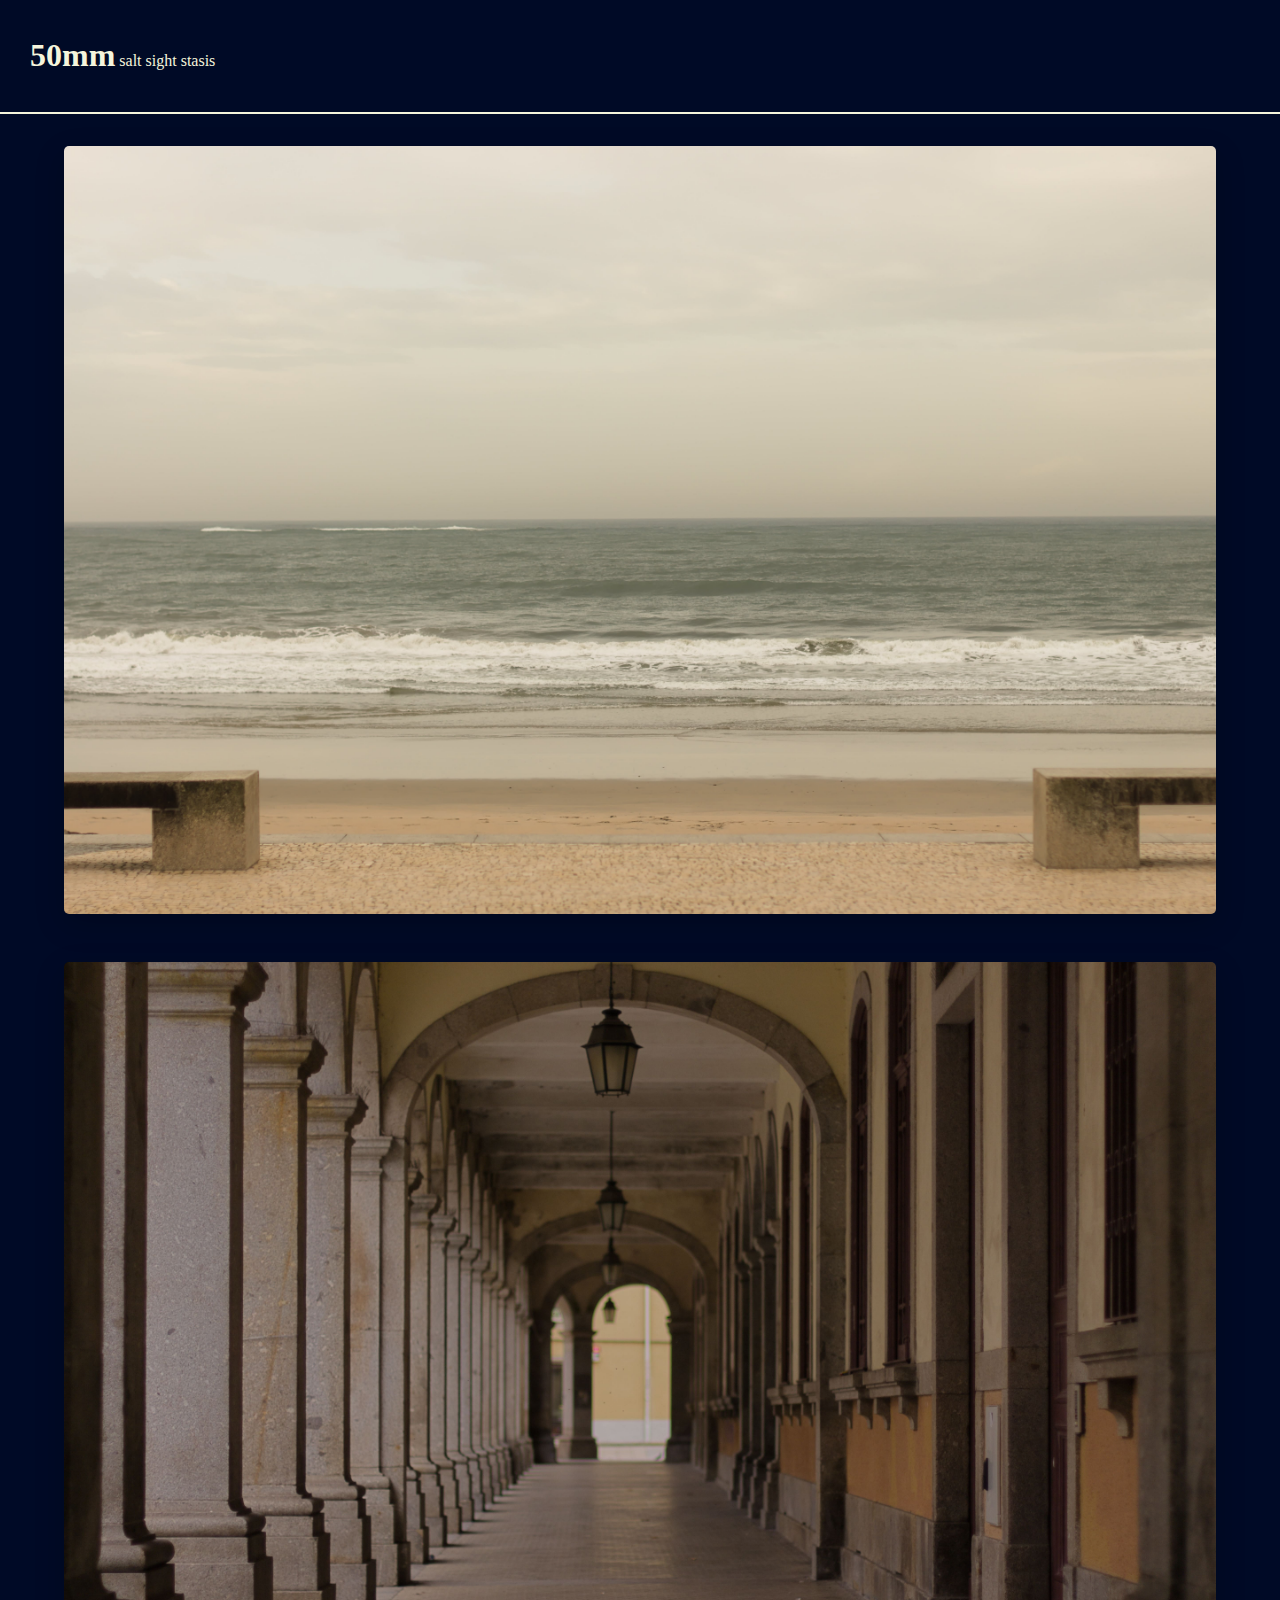
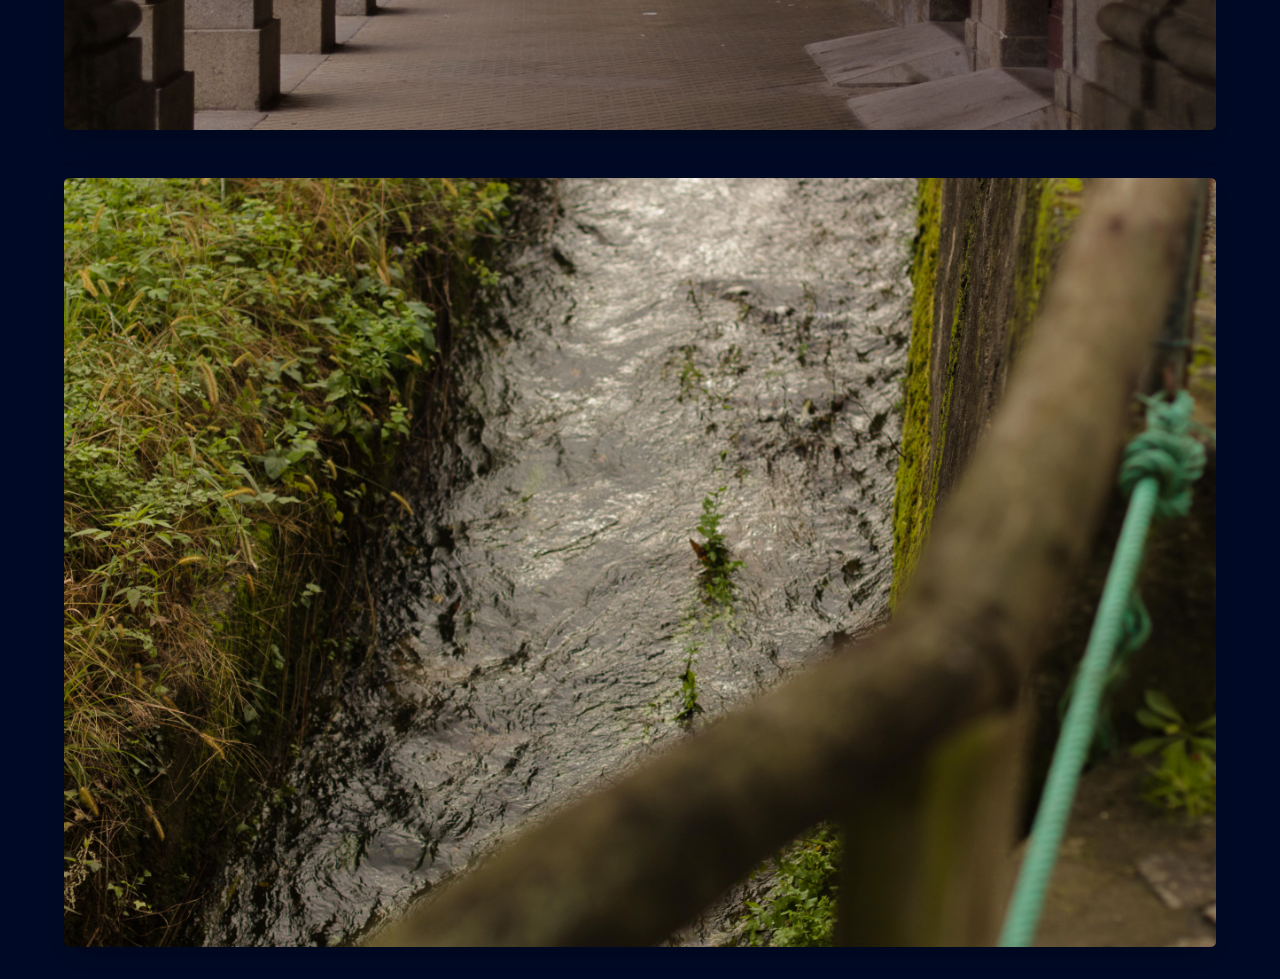
<file: index.html>
<!DOCTYPE html>
<html lang="en">
<head>
    <meta charset="UTF-8">
    <meta name="viewport" content="width=device-width, initial-scale=1.0">
    <title>Photography Portfolio</title>
    <link rel="stylesheet" href="styles_main.css">
</head>
<body>
    <header>
        <h1 id="main-title">50mm</h1>
            <nav>
                <a href="salt.html" class="nav-link">salt</a>
                <a href="sight.html" class="nav-link">sight</a>
                <a href="stasis.html" class="nav-link">stasis</a>
            </nav>
    </header>
    <main>
        <section class="collection-preview" id="salt">
             <img src="images/symmetry.jpg" alt="symmetry - salt collection">
            <div class="overlay">
                <h2>salt</h2>
                <button onclick="window.location.href='salt.html'">see more</button>
            </div>
        </section>
        <section class="collection-preview" id="sight">
            <img src="images/hall.jpg" alt="hall - sight collection">
            <div class="overlay">
                <h2>sight</h2>
                <button onclick="window.location.href='sight.html'">see more</button>
            </div>
        </section>
        <section class="collection-preview" id="stasis">
            <img src="images/creek.jpg" alt="creek - stasis collection">
            <div class="overlay">
                <h2>stasis</h2>
                <button onclick="window.location.href='stasis.html'">see more</button>
            </div>
        </section>
    </main>
</body>
</html>
</file>
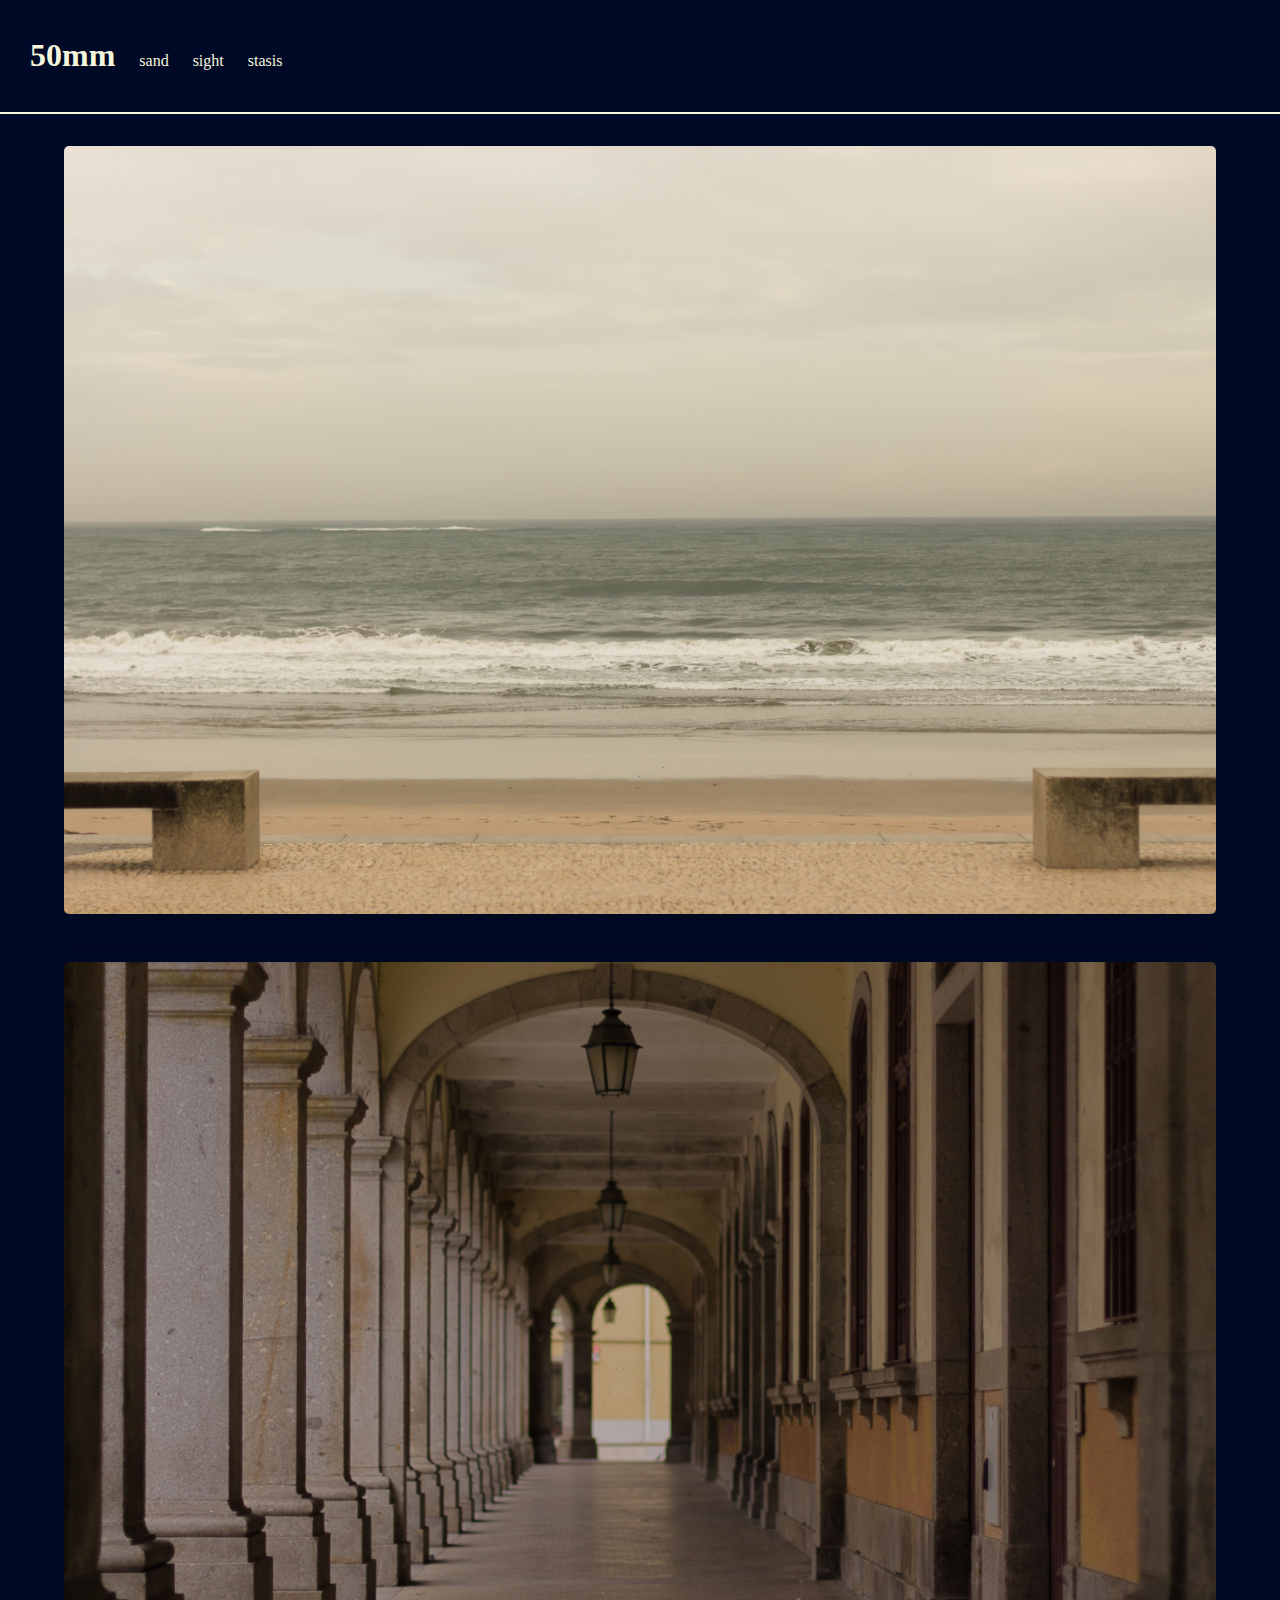
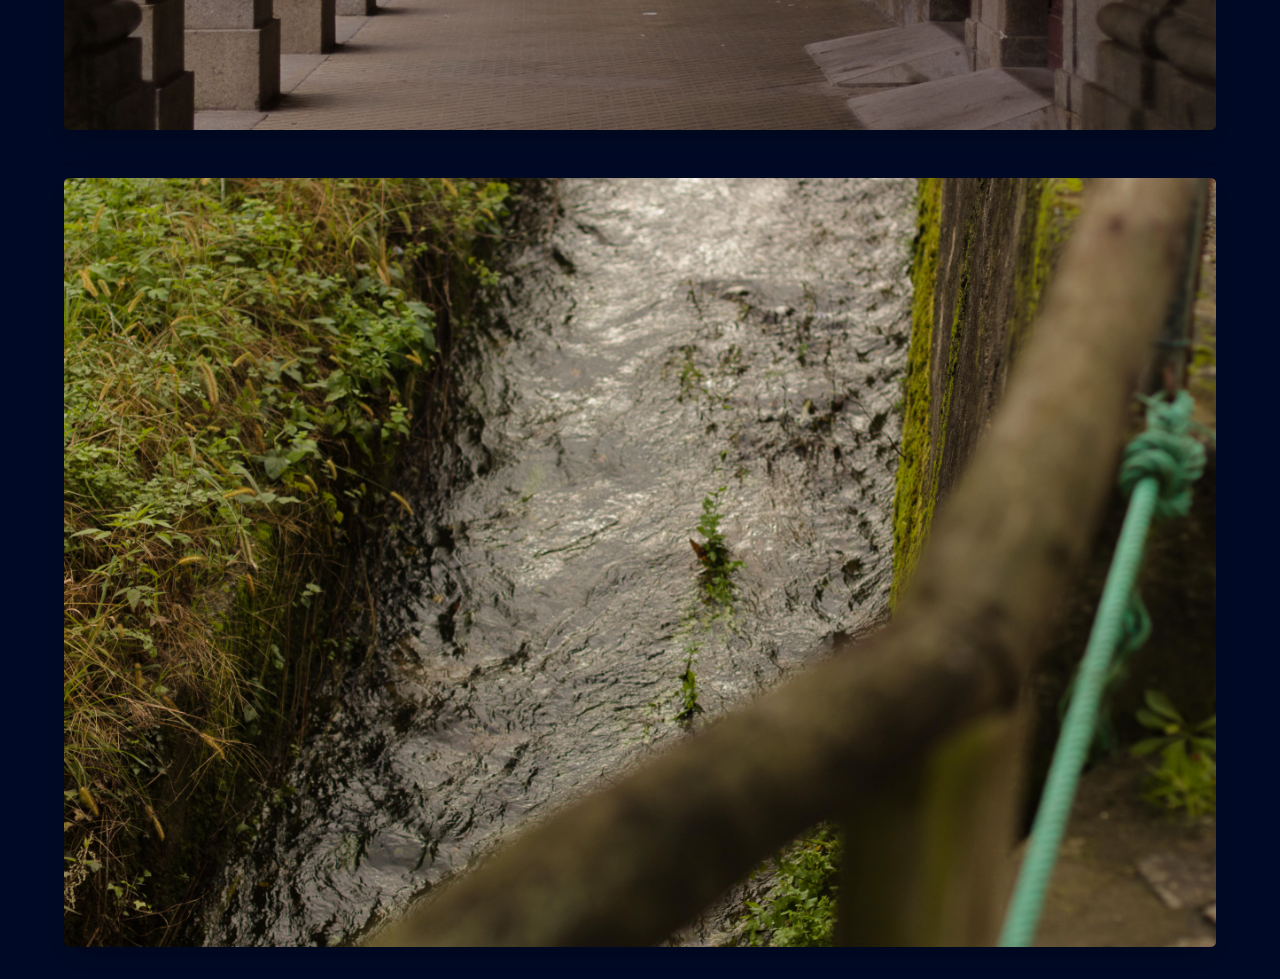
<file: index_fixed.html>
<!DOCTYPE html>
<html lang="en">
<head>
    <meta charset="UTF-8">
    <meta name="viewport" content="width=device-width, initial-scale=1.0">
    <title>Photography Portfolio</title>
    <link rel="stylesheet" href="styles_main.css">
</head>
<body>
    <header>
        <h1 id="main-title">50mm</h1>
        <nav>
            <span class="collection-title">sand</span>
            <span class="collection-title">sight</span>
            <span class="collection-title">stasis</span>
        </nav>
    </header>
    <main>
        <section class="collection-preview" id="sand">
            <img src="images/symmetry.jpg" alt="Symmetry - sand Collection">
            <div class="overlay">
                <h2>sand</h2>
                <button onclick="window.location.href='sand.html'">see more</button>
            </div>
        </section>
        <section class="collection-preview" id="sight">
            <img src="images/hall.jpg" alt="Hall - sight Collection">
            <div class="overlay">
                <h2>sight</h2>
                <button onclick="window.location.href='sight.html'">see more</button>
            </div>
        </section>
        <section class="collection-preview" id="stasis">
            <img src="images/creek.jpg" alt="creek - stasis Collection">
            <div class="overlay">
                <h2>stasis</h2>
                <button onclick="window.location.href='stasis.html'">see more</button>
            </div>
        </section>
    </main>
</body>
</html>
</file>
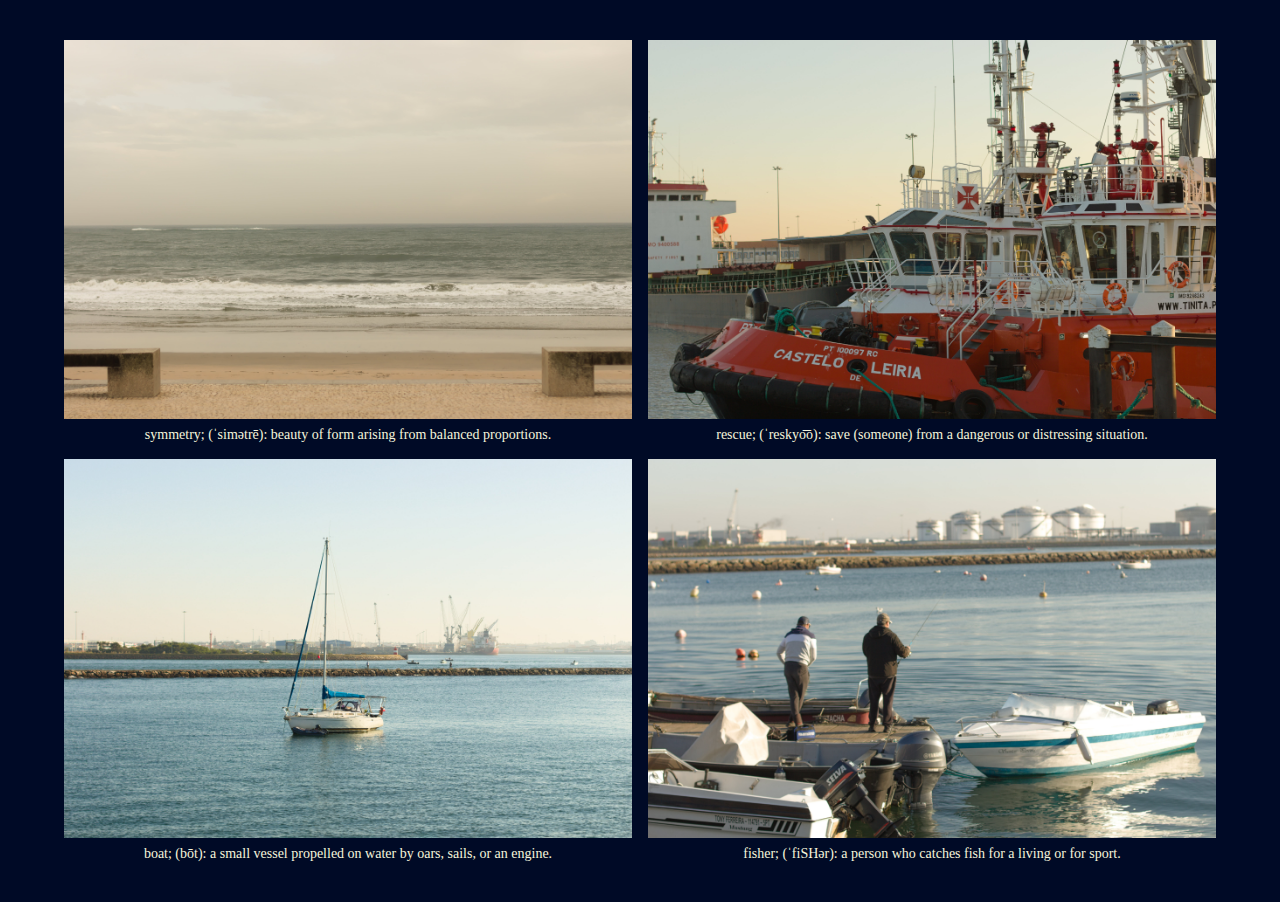
<file: salt.html>
<!DOCTYPE html>
<html lang="en">
<head>
    <meta charset="UTF-8">
    <meta name="viewport" content="width=device-width, initial-scale=1.0">
    <title>50mm Gallery</title>
    <link rel="stylesheet" href="styles_sight.css">
</head>
<body>
    <div class="gallery">
        <!-- Favorites -->
        <div class="photo favorites">
            <img src="images/symmetry.jpg" alt="symmetry" class="clickable" onclick="enterFullscreen(this)">
            <div class="description">symmetry; (ˈsimətrē): beauty of form arising from balanced proportions.</div>
        </div>
        <div class="photo favorites">
            <img src="images/rescue.jpg" alt="rescue" class="clickable" onclick="enterFullscreen(this)">
            <div class="description">rescue; (ˈreskyo͞o): save (someone) from a dangerous or distressing situation.</div>
        </div>
        <div class="photo favorites">
            <img src="images/veleiro.jpg" alt="boat" class="clickable" onclick="enterFullscreen(this)">
            <div class="description">boat; (bōt): a small vessel propelled on water by oars, sails, or an engine.</div>
        </div>
        <div class="photo favorites">
            <img src="images/fishermen.jpg" alt="fisher" class="clickable" onclick="enterFullscreen(this)">
            <div class="description">fisher; (ˈfiSHər): a person who catches fish for a living or for sport.</div>
        </div>
    
        </div>
    </div>  
    <script src="script.js"></script>
</body>
</html>
</file>
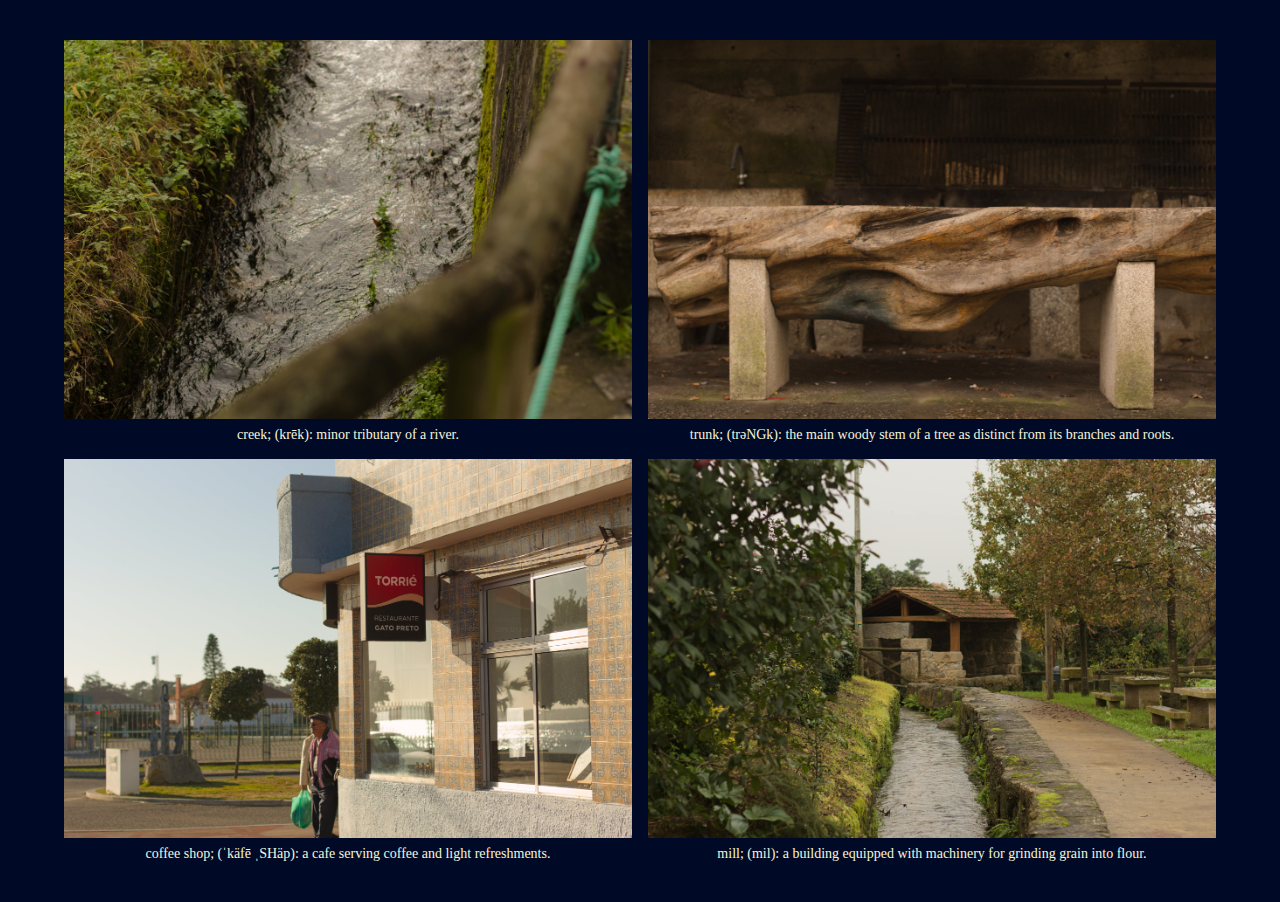
<file: stasis.html>
<!DOCTYPE html>
<html lang="en">
<head>
    <meta charset="UTF-8">
    <meta name="viewport" content="width=device-width, initial-scale=1.0">
    <title>50mm Gallery</title>
    <link rel="stylesheet" href="styles_stasis.css">
</head>
<body>
    <div class="gallery">
        <!-- Favorites -->
        <div class="photo favorites">
            <img src="images/creek.jpg" alt="creek" class="clickable" onclick="enterFullscreen(this)">
            <div class="description">creek; (krēk): minor tributary of a river.</div>
        </div>
        <div class="photo favorites">
            <img src="images/trunk.jpg" alt="trunk" class="clickable" onclick="enterFullscreen(this)">
            <div class="description">trunk; (trəNGk):  the main woody stem of a tree as distinct from its branches and roots.</div>
        </div>
        <div class="photo favorites">
            <img src="images/cofee.jpg" alt="ponf" class="clickable" onclick="enterFullscreen(this)">
            <div class="description">coffee shop; (ˈkäfē ˌSHäp): a cafe serving coffee and light refreshments.</div>
        </div>
        <div class="photo favorites">
            <img src="images/mill.jpg" alt="mill" class="clickable" onclick="enterFullscreen(this)">
            <div class="description">mill; (mil): a building equipped with machinery for grinding grain into flour.</div>
        </div>
 
        </div>
    </div>  
    <script src="script.js"></script>
</body>
</html>
</file>
<file: styles_main.css>
body {
    margin: 0;
    font-family: 'Times New Roman', Times, serif, ;
    background-color: #000A26; /* Navy blue */
    color: #F5F5DC; /* Pastel beige */
}

header {
    background-color: #000A26; /* Solid navy blue */
    padding: 1rem 0;
    border-bottom: 2px solid #F5F5DC;
    position: sticky;
    top: 0;
    z-index: 1000;

}
/* Header Styles */
.header-nav {
    display: flex; /* Makes links appear horizontally */
    justify-content: center; /* Centers links horizontally */
    gap: 50px; /* Adds space between the links */
    background-color: #000A26; /* Matches your theme */
    padding: 10px 0; /* Adds vertical padding */
  }
  
  .nav-link {
    text-decoration: none; /* Removes underline */
    color: #F5F5DC; /* Link text color */
    border-radius: 5px; /* Slightly rounded edges */
    transition: background-color 0.3s ease;
  }

.header-container {
    display: flex;
    flex-direction: column;
    align-items: center;
}

.site-name {
    font-size: 2rem;
    font-weight: bold;
    margin-bottom: 0.5rem;
}



.collections-nav a:hover {
    color: #EAE0C8;
}

main {
    display: flex;
    flex-direction: column;
    align-items: center;
    gap: 3rem;
    padding: 2rem 0;
}

.collection-preview {
    position: relative;
    width: 90%;
    max-width: 1200px;
    overflow: hidden;
    margin: 0 auto;
    border: none; /* Remove border/frame look */
    box-shadow: 0px 10px 30px rgba(0, 0, 0, 0.2); /* Floating effect */
    border-radius: 5px; /* Slightly rounded corners */
}

.collection-preview img {
    width:100%;
    height: auto;
    display: block;
}

.overlay {
    position: absolute;
    top: 0;
    left: 0;
    width: 100%;
    height: 100%;
    display: flex;
    flex-direction: column;
    justify-content: center;
    align-items: center;
    background-color: rgba(0, 0, 0, 0);
    transition: background-color 0.3s ease-in-out;
    color: #F5F5DC;
    opacity: 0;
}

.collection-preview:hover .overlay {
    background-color: rgba(0, 0, 0, 0.6);
    opacity: 1;
}

.overlay h2 {
    font-size: 2rem;
    margin-bottom: 1rem;
}

.overlay button {
    background-color: #F5F5DC;
    color: #000A26;
    border: none;
    padding: 0.5rem 1rem;
    border-radius: 5px;
    cursor: pointer;
    font-size: 1rem;
    transition: background-color 0.3s ease;
}

.overlay button:hover {
    background-color: #EAE0C8;
}
#main-title {
    display: inline-block;
    margin-right: auto;
    margin-left: 30px;
}

nav {
    display: inline-block;
}

.collection-title {
    margin-left: 20px;
    font-size: 1em;
    text-align: center;
}
</file>
<file: styles_sight.css>
body {
    font-family: 'Times New Roman', Times, serif;
    background-color: #000A26;
    margin: 0;
    padding: 0;
}

.gallery {
    display: flex;
    flex-wrap: wrap;
    justify-content: center;
    gap: 16px;
    margin: 40px auto;
    width: 90%;
    max-width: 1200px;
}

.photo {
    position: relative;
    display: flex;
    flex-direction: column;
    align-items: center;
}

.photo img {
    width: 100%;
    height: auto;
    max-width: 100%;
}

.photo .description {
    margin-top: 8px;
    font-size: 14px;
    text-align: left;
    -webkit-text-fill-color: beige;
}

/* Favorites */
.favorites {
    width: calc(50% - 8px);
    max-width: 600px;
}

.non-favorites {
    width: calc(33.333% - 11px);
    max-width: 400px;
}

/* Responsive Adjustments */
@media (max-width: 768px) {
    .favorites {
        width: 100%;
    }
    .non-favorites {
        width: 50%;
    }
}

@media (max-width: 480px) {
    .non-favorites {
        width: 100%;
    }
}
.clickable {
    cursor: pointer; /* Changes cursor to a pointer to indicate interactivity */
    transition: transform 0.3s ease;
}

.clickable:hover {
    transform: scale(1.05); /* Subtle zoom effect on hover */
}
</file>
<file: styles_stasis.css>
body {
    font-family: 'Times New Roman', Times, serif;
    background-color: #000A26;
    margin: 0;
    padding: 0;
}

.gallery {
    display: flex;
    flex-wrap: wrap;
    justify-content: center;
    gap: 16px;
    margin: 40px auto;
    width: 90%;
    max-width: 1200px;
}

.photo {
    position: relative;
    display: flex;
    flex-direction: column;
    align-items: center;
}

.photo img {
    width: 100%;
    height: auto;
    max-width: 100%;
}

.photo .description {
    margin-top: 8px;
    font-size: 14px;
    text-align: left;
    -webkit-text-fill-color: beige;
}

/* Favorites */
.favorites {
    width: calc(50% - 8px);
    max-width: 600px;
}

.non-favorites {
    width: calc(33.333% - 11px);
    max-width: 400px;
}

/* Responsive Adjustments */
@media (max-width: 768px) {
    .favorites {
        width: 100%;
    }
    .non-favorites {
        width: 50%;
    }
}

@media (max-width: 480px) {
    .non-favorites {
        width: 100%;
    }
}
.clickable {
    cursor: pointer; /* Changes cursor to a pointer to indicate interactivity */
    transition: transform 0.3s ease;
}

.clickable:hover {
    transform: scale(1.05); /* Subtle zoom effect on hover */
}
</file>
